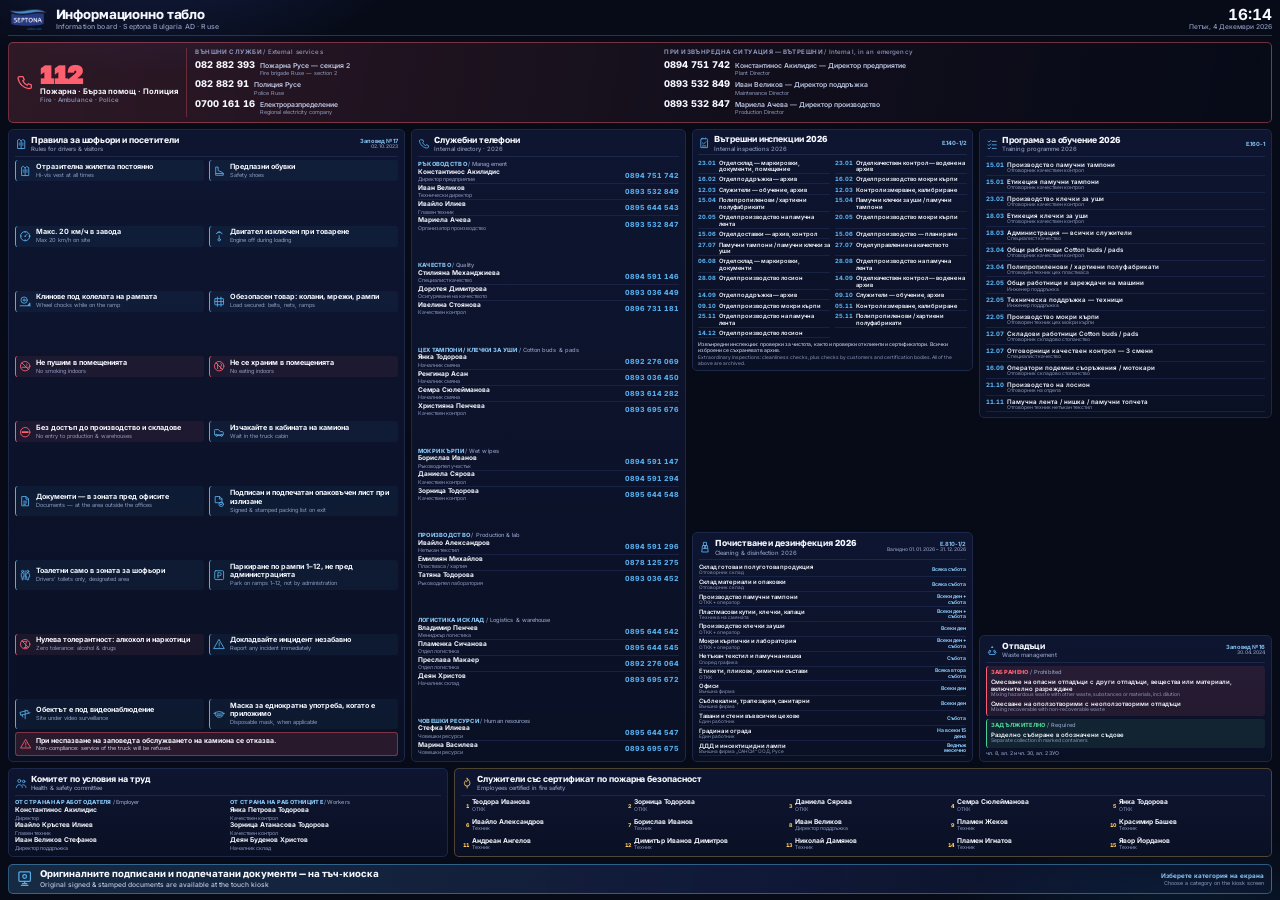
<file: web/index.html>
<!doctype html>
<html lang="bg">
<head>
  <meta charset="utf-8" />
  <!-- Must be device-width: a fixed width=3840 combined with initial-scale=1
       makes the panel render only the top-left 1920x1080 of the page. -->
  <meta name="viewport" content="width=device-width, initial-scale=1, maximum-scale=1, minimum-scale=1, user-scalable=no, viewport-fit=cover" />
  <meta http-equiv="X-UA-Compatible" content="IE=edge" />
  <title>Septona Bulgaria — Информационно табло</title>
  <!-- No `crossorigin` here on purpose: the APK loads this page from a file://
       origin, where a CORS-mode font fetch is rejected outright. Same-origin
       preload works on both file:// and https://. -->
  <link rel="preload" as="font" type="font/woff2" href="assets/fonts/golos-cyrillic.woff2" />
  <link rel="preload" as="font" type="font/woff2" href="assets/fonts/inter-cyrillic.woff2" />
  <link rel="preload" as="image" href="assets/cotton-bg-1.jpg" />
  <link rel="preload" as="image" href="assets/septona-logo.png" />
  <link rel="stylesheet" href="style.css" />
</head>
<body>

<!-- ============================================================
     ICON SPRITE
     ISO-7010-inspired pictograms. Stroke-based, inherit currentColor,
     so a single sprite serves every accent colour on the board.
     Referenced from render.js by name, e.g. icon: 'vest' -> #i-vest.
     ============================================================ -->
<svg class="sprite" aria-hidden="true" focusable="false">
  <defs>
    <!-- hi-vis vest -->
    <symbol id="i-vest" viewBox="0 0 24 24">
      <path d="M9 3l3 3 3-3 4 2.2v15.3H5V5.2z"/><path d="M12 6v15"/>
      <path d="M8 10h2M8 13.5h2M14 10h2M14 13.5h2"/>
    </symbol>
    <!-- safety boot -->
    <symbol id="i-boot" viewBox="0 0 24 24">
      <path d="M6 4h4v7l8 3.2c1.4.6 2 1.6 2 3.1V20H6z"/><path d="M6 16.5h14"/>
    </symbol>
    <!-- speed limit -->
    <symbol id="i-speed" viewBox="0 0 24 24">
      <circle cx="12" cy="12" r="9"/><path d="M12 12l4.2-4.2"/><circle cx="12" cy="12" r="1.4" fill="currentColor" stroke="none"/>
      <path d="M12 3v2M21 12h-2M12 21v-2M3 12h2"/>
    </symbol>
    <!-- engine off -->
    <symbol id="i-engine" viewBox="0 0 24 24">
      <path d="M8.5 4.5a5 5 0 017 0"/><path d="M6.2 7.2a8.5 8.5 0 0111.6 0"/>
      <path d="M12 11v5"/><circle cx="12" cy="19" r="2.4"/>
    </symbol>
    <!-- wheel chock -->
    <symbol id="i-chock" viewBox="0 0 24 24">
      <circle cx="10" cy="10" r="6.2"/><circle cx="10" cy="10" r="2"/>
      <path d="M2 21h20"/><path d="M16 21l4.5-6H22v6z" fill="currentColor" stroke="none"/>
    </symbol>
    <!-- secured load -->
    <symbol id="i-strap" viewBox="0 0 24 24">
      <rect x="3.5" y="7" width="17" height="12" rx="1"/><path d="M8.5 4v18M15.5 4v18"/>
      <path d="M3.5 12.8h17"/>
    </symbol>
    <!-- no smoking -->
    <symbol id="i-nosmoke" viewBox="0 0 24 24">
      <circle cx="12" cy="12" r="9.2"/><path d="M5.5 5.5L18.5 18.5"/>
      <path d="M6 14.2h9"/><path d="M17 14.2h1.6"/><path d="M15 11.2c1.6-.9 1.6-2.4 0-3.4"/>
    </symbol>
    <!-- no eating -->
    <symbol id="i-noeat" viewBox="0 0 24 24">
      <circle cx="12" cy="12" r="9.2"/><path d="M5.5 5.5L18.5 18.5"/>
      <path d="M9 7.2v4.2M9 11.4V17"/><path d="M15 7.2c1.4 0 2 1 2 2.4S16.4 12 15 12v5"/>
    </symbol>
    <!-- no entry -->
    <symbol id="i-noentry" viewBox="0 0 24 24">
      <circle cx="12" cy="12" r="9.2"/><path d="M6.6 12h10.8" stroke-width="3.2"/>
    </symbol>
    <!-- stay in cabin -->
    <symbol id="i-cabin" viewBox="0 0 24 24">
      <path d="M3 16.5V8.5A1.5 1.5 0 014.5 7h6.2l3.3 4h4.5A1.5 1.5 0 0120 12.5v4z"/>
      <circle cx="7.2" cy="18.4" r="1.9"/><circle cx="16.6" cy="18.4" r="1.9"/>
      <path d="M9 18.4h5.7"/>
    </symbol>
    <!-- documents -->
    <symbol id="i-doc" viewBox="0 0 24 24">
      <path d="M6 3h8l4.5 4.5V21H6z"/><path d="M13.6 3v5h4.9"/><path d="M9 12h6M9 15.4h6M9 18.2h3.6"/>
    </symbol>
    <!-- signed &amp; stamped -->
    <symbol id="i-stamp" viewBox="0 0 24 24">
      <path d="M5 3h8l4.5 4.5V15H5z"/><path d="M12.6 3v5h4.9"/>
      <circle cx="16" cy="18" r="4.4"/><path d="M14.1 18l1.5 1.6 2.5-3"/>
    </symbol>
    <!-- toilets -->
    <symbol id="i-toilet" viewBox="0 0 24 24">
      <circle cx="7" cy="4.6" r="2"/><path d="M7 7.2c-1.7 0-2.6 1-2.6 2.6V15h1.3l.5 6h1.6l.5-6h1.3V9.8C9.6 8.2 8.7 7.2 7 7.2z"/>
      <circle cx="17" cy="4.6" r="2"/><path d="M17 7.2c-1.8 0-2.7 1-3 2.6L13 15h1.9l.4 6h3.4l.4-6H21l-1-5.2c-.3-1.6-1.2-2.6-3-2.6z"/>
      <path d="M12 3.4v17.2"/>
    </symbol>
    <!-- parking -->
    <symbol id="i-parking" viewBox="0 0 24 24">
      <rect x="3.4" y="3.4" width="17.2" height="17.2" rx="2"/>
      <path d="M9.6 17V7h3.2a3.1 3.1 0 010 6.2H9.6"/>
    </symbol>
    <!-- no alcohol / drugs -->
    <symbol id="i-noalcohol" viewBox="0 0 24 24">
      <circle cx="12" cy="12" r="9.2"/><path d="M5.5 5.5L18.5 18.5"/>
      <path d="M8.6 6.6h6.8l-2.4 5v5.8"/><path d="M10 18.6h5.2"/>
    </symbol>
    <!-- report incident -->
    <symbol id="i-alert" viewBox="0 0 24 24">
      <path d="M12 3.4L22 20.6H2z"/><path d="M12 9.4v5"/>
      <circle cx="12" cy="17.6" r="1.1" fill="currentColor" stroke="none"/>
    </symbol>
    <!-- CCTV -->
    <symbol id="i-cctv" viewBox="0 0 24 24">
      <path d="M2.6 8.4l14.2-3.8 1.5 5.6L4.1 14z"/><path d="M6 13.2l1.4 4.2"/>
      <path d="M12 4.2V21"/><path d="M18.3 10.2l3.1-.8"/>
    </symbol>
    <!-- face mask -->
    <symbol id="i-mask" viewBox="0 0 24 24">
      <path d="M4.5 8.6l7.5-1.6 7.5 1.6v4.6c0 2.6-3.4 4.8-7.5 4.8s-7.5-2.2-7.5-4.8z"/>
      <path d="M4.5 10.6H1.8M22.2 10.6h-2.7"/><path d="M7.5 11.6h9M7.5 14.2h9"/>
    </symbol>
    <!-- waste / recycling -->
    <symbol id="i-waste" viewBox="0 0 24 24">
      <path d="M12 3.6l2.6 4.4h-5.2z" fill="currentColor" stroke="none"/>
      <path d="M4.6 16.4l2.6-4.5 2.2 1.3-2.6 4.5z"/><path d="M19.4 16.4l-2.6-4.5-2.2 1.3 2.6 4.5z"/>
      <path d="M7 20.4h10"/>
    </symbol>
    <!-- kiosk / touch -->
    <symbol id="i-kiosk" viewBox="0 0 24 24">
      <rect x="4" y="2.6" width="16" height="13" rx="1.4"/><path d="M9 19h6M12 15.6V19"/>
      <path d="M7.4 21.4h9.2"/>
      <circle cx="12" cy="9" r="2.6"/>
    </symbol>
    <!-- phone -->
    <symbol id="i-phone" viewBox="0 0 24 24">
      <path d="M6.4 3.6h3l1.6 4-2 1.4a12 12 0 006 6l1.4-2 4 1.6v3c0 1-.8 1.8-1.8 1.7C11.3 20.5 3.5 12.7 2.7 5.4A1.7 1.7 0 014.4 3.6z"/>
    </symbol>
    <!-- checklist / programme -->
    <symbol id="i-list" viewBox="0 0 24 24">
      <path d="M4 6.2l1.8 1.8L9 4.8"/><path d="M4 13l1.8 1.8L9 11.6"/><path d="M4 19.8l1.8 1.8L9 18.4"/>
      <path d="M12 6.6h8M12 13.4h8M12 20.2h8"/>
    </symbol>
    <!-- committee / people -->
    <symbol id="i-people" viewBox="0 0 24 24">
      <circle cx="8.4" cy="7.6" r="3"/><path d="M2.6 20.4c0-3.2 2.6-5.4 5.8-5.4s5.8 2.2 5.8 5.4"/>
      <circle cx="17" cy="8.6" r="2.4"/><path d="M14.6 15.4c2.8-.6 6.8.6 6.8 5"/>
    </symbol>
    <!-- fire -->
    <symbol id="i-fire" viewBox="0 0 24 24">
      <path d="M12 2.6s5.4 4.6 5.4 9.8a5.4 5.4 0 01-10.8 0C6.6 9.6 9 7 9 7s.6 2.2 2 2.2c1.6 0 1.6-4.4 1-6.6z"/>
      <path d="M12 21.4v-4"/>
    </symbol>
    <!-- cleaning -->
    <symbol id="i-clean" viewBox="0 0 24 24">
      <path d="M9.4 2.6h5.2v6.2H9.4z"/><path d="M7.6 8.8h8.8l1.5 12.6H6.1z"/>
      <path d="M8.2 14.4h7.6"/><path d="M11 8.8v5.6M13 8.8v5.6"/>
    </symbol>
    <!-- inspection / check -->
    <symbol id="i-check" viewBox="0 0 24 24">
      <path d="M7 3.4h10a1.6 1.6 0 011.6 1.6v15.6H5.4V5A1.6 1.6 0 017 3.4z"/>
      <path d="M8.6 11.6l2.2 2.2 4.6-4.6"/><path d="M8.6 17.4h6.8"/>
      <path d="M9.4 3.4V2M14.6 3.4V2"/>
    </symbol>
    <!-- calendar -->
    <symbol id="i-calendar" viewBox="0 0 24 24">
      <rect x="3.6" y="5" width="16.8" height="15.4" rx="1.6"/>
      <path d="M3.6 9.6h16.8"/><path d="M8 5V2.8M16 5V2.8"/>
      <path d="M7.6 13.4h2.4M13.9 13.4h2.4M7.6 17h2.4M13.9 17h2.4"/>
    </symbol>
  </defs>
</svg>
  <!-- ============ DOCS VIEW ============
       Intentionally empty. render.js builds this from the data in content.js,
       so all edits happen in one plain-text file and cannot produce malformed
       markup. -->
  <section class="view view-docs is-active" id="docsView" aria-label="Информационно табло"></section>

<!-- ============ SPLASH VIEW (burn-in relief) ============ -->
  <section class="view view-splash" id="splashView" aria-hidden="true">
    <div class="stage">
      <div class="bg-slide bg-slide-1 is-active" id="bgSlide1"></div>
      <div class="bg-slide bg-slide-2"          id="bgSlide2"></div>
      <div class="bg-vignette"></div>

      <div class="particles" id="particles"></div>

      <div class="live-clock">
        <div class="clock-time" id="clockTime">00:00:00</div>
        <div class="clock-date" id="clockDate"></div>
      </div>

      <div class="logo-center">
        <img class="logo-img" src="assets/septona-logo.png" alt="Septona Bulgaria" />
      </div>
    </div>
  </section>

  <!-- content.js  = the ONLY file to edit for content changes
       render.js   = turns that data into the board
       app.js      = view cycling, clock, splash animation, burn-in drift -->
  <script src="content.js"></script>
  <script src="render.js"></script>
  <script src="app.js"></script>
</body>
</html>
</file>
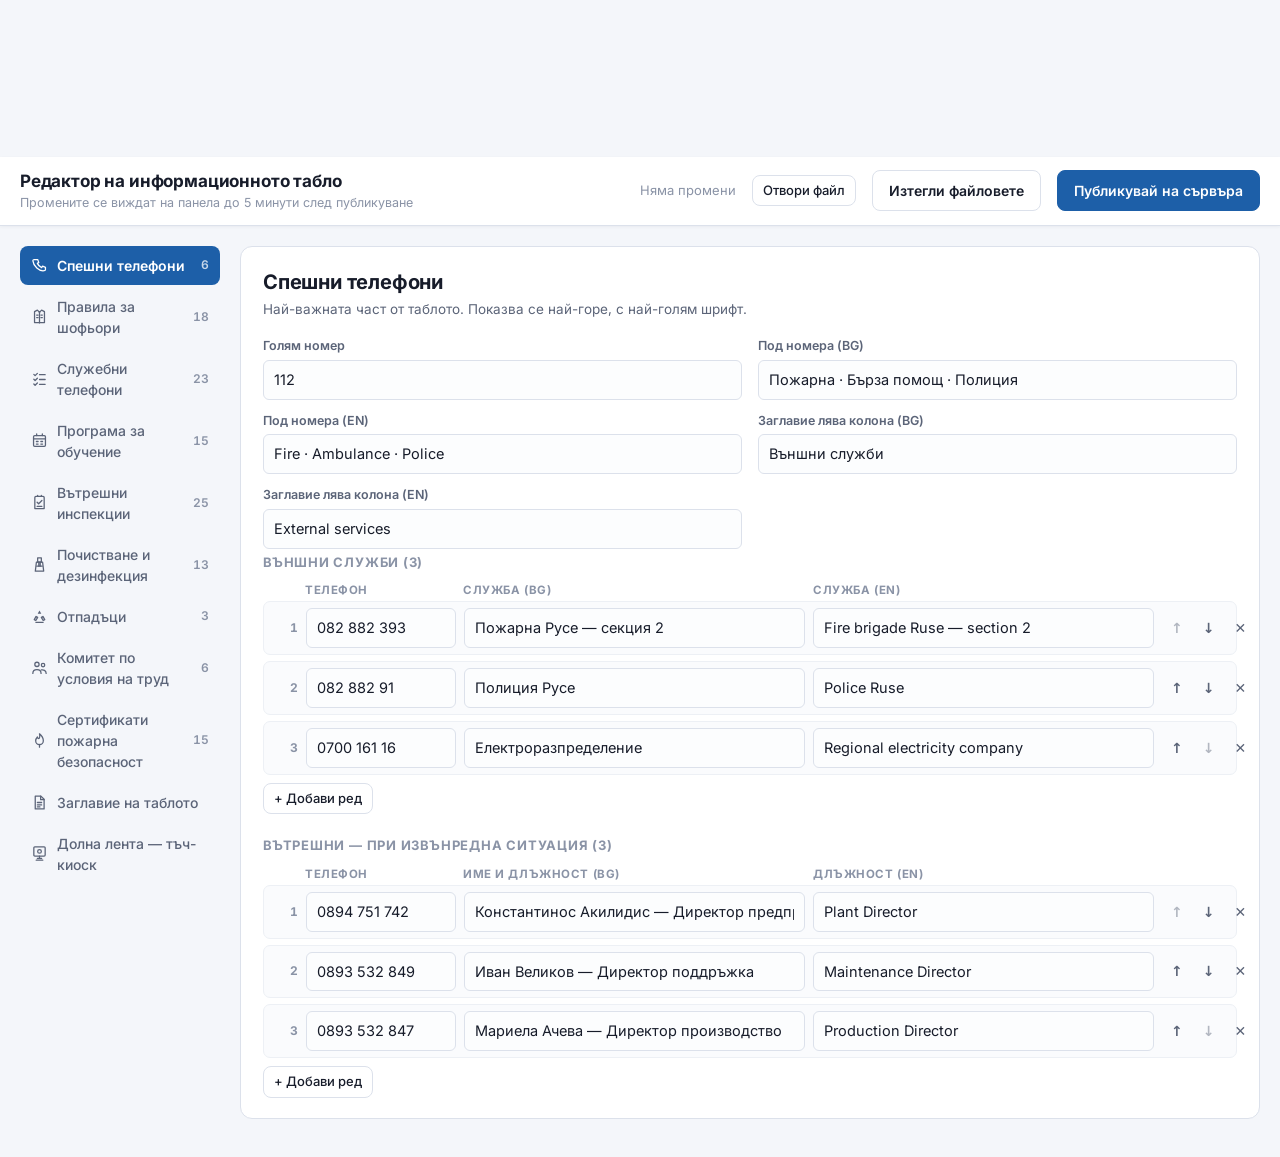
<file: web/editor.html>
<!doctype html>
<html lang="bg">
<head>
<meta charset="utf-8" />
<meta name="viewport" content="width=device-width, initial-scale=1" />
<title>Редактор на таблото — Septona</title>
<link rel="stylesheet" href="editor.css" />
</head>
<body>

<!-- The board's own pictogram sprite, so the icon picker and the section nav
     show the real symbols rather than a text list of names. -->
<svg class="sprite" aria-hidden="true" focusable="false">
  <defs>
    <!-- hi-vis vest -->
    <symbol id="i-vest" viewBox="0 0 24 24">
      <path d="M9 3l3 3 3-3 4 2.2v15.3H5V5.2z"/><path d="M12 6v15"/>
      <path d="M8 10h2M8 13.5h2M14 10h2M14 13.5h2"/>
    </symbol>
    <!-- safety boot -->
    <symbol id="i-boot" viewBox="0 0 24 24">
      <path d="M6 4h4v7l8 3.2c1.4.6 2 1.6 2 3.1V20H6z"/><path d="M6 16.5h14"/>
    </symbol>
    <!-- speed limit -->
    <symbol id="i-speed" viewBox="0 0 24 24">
      <circle cx="12" cy="12" r="9"/><path d="M12 12l4.2-4.2"/><circle cx="12" cy="12" r="1.4" fill="currentColor" stroke="none"/>
      <path d="M12 3v2M21 12h-2M12 21v-2M3 12h2"/>
    </symbol>
    <!-- engine off -->
    <symbol id="i-engine" viewBox="0 0 24 24">
      <path d="M8.5 4.5a5 5 0 017 0"/><path d="M6.2 7.2a8.5 8.5 0 0111.6 0"/>
      <path d="M12 11v5"/><circle cx="12" cy="19" r="2.4"/>
    </symbol>
    <!-- wheel chock -->
    <symbol id="i-chock" viewBox="0 0 24 24">
      <circle cx="10" cy="10" r="6.2"/><circle cx="10" cy="10" r="2"/>
      <path d="M2 21h20"/><path d="M16 21l4.5-6H22v6z" fill="currentColor" stroke="none"/>
    </symbol>
    <!-- secured load -->
    <symbol id="i-strap" viewBox="0 0 24 24">
      <rect x="3.5" y="7" width="17" height="12" rx="1"/><path d="M8.5 4v18M15.5 4v18"/>
      <path d="M3.5 12.8h17"/>
    </symbol>
    <!-- no smoking -->
    <symbol id="i-nosmoke" viewBox="0 0 24 24">
      <circle cx="12" cy="12" r="9.2"/><path d="M5.5 5.5L18.5 18.5"/>
      <path d="M6 14.2h9"/><path d="M17 14.2h1.6"/><path d="M15 11.2c1.6-.9 1.6-2.4 0-3.4"/>
    </symbol>
    <!-- no eating -->
    <symbol id="i-noeat" viewBox="0 0 24 24">
      <circle cx="12" cy="12" r="9.2"/><path d="M5.5 5.5L18.5 18.5"/>
      <path d="M9 7.2v4.2M9 11.4V17"/><path d="M15 7.2c1.4 0 2 1 2 2.4S16.4 12 15 12v5"/>
    </symbol>
    <!-- no entry -->
    <symbol id="i-noentry" viewBox="0 0 24 24">
      <circle cx="12" cy="12" r="9.2"/><path d="M6.6 12h10.8" stroke-width="3.2"/>
    </symbol>
    <!-- stay in cabin -->
    <symbol id="i-cabin" viewBox="0 0 24 24">
      <path d="M3 16.5V8.5A1.5 1.5 0 014.5 7h6.2l3.3 4h4.5A1.5 1.5 0 0120 12.5v4z"/>
      <circle cx="7.2" cy="18.4" r="1.9"/><circle cx="16.6" cy="18.4" r="1.9"/>
      <path d="M9 18.4h5.7"/>
    </symbol>
    <!-- documents -->
    <symbol id="i-doc" viewBox="0 0 24 24">
      <path d="M6 3h8l4.5 4.5V21H6z"/><path d="M13.6 3v5h4.9"/><path d="M9 12h6M9 15.4h6M9 18.2h3.6"/>
    </symbol>
    <!-- signed &amp; stamped -->
    <symbol id="i-stamp" viewBox="0 0 24 24">
      <path d="M5 3h8l4.5 4.5V15H5z"/><path d="M12.6 3v5h4.9"/>
      <circle cx="16" cy="18" r="4.4"/><path d="M14.1 18l1.5 1.6 2.5-3"/>
    </symbol>
    <!-- toilets -->
    <symbol id="i-toilet" viewBox="0 0 24 24">
      <circle cx="7" cy="4.6" r="2"/><path d="M7 7.2c-1.7 0-2.6 1-2.6 2.6V15h1.3l.5 6h1.6l.5-6h1.3V9.8C9.6 8.2 8.7 7.2 7 7.2z"/>
      <circle cx="17" cy="4.6" r="2"/><path d="M17 7.2c-1.8 0-2.7 1-3 2.6L13 15h1.9l.4 6h3.4l.4-6H21l-1-5.2c-.3-1.6-1.2-2.6-3-2.6z"/>
      <path d="M12 3.4v17.2"/>
    </symbol>
    <!-- parking -->
    <symbol id="i-parking" viewBox="0 0 24 24">
      <rect x="3.4" y="3.4" width="17.2" height="17.2" rx="2"/>
      <path d="M9.6 17V7h3.2a3.1 3.1 0 010 6.2H9.6"/>
    </symbol>
    <!-- no alcohol / drugs -->
    <symbol id="i-noalcohol" viewBox="0 0 24 24">
      <circle cx="12" cy="12" r="9.2"/><path d="M5.5 5.5L18.5 18.5"/>
      <path d="M8.6 6.6h6.8l-2.4 5v5.8"/><path d="M10 18.6h5.2"/>
    </symbol>
    <!-- report incident -->
    <symbol id="i-alert" viewBox="0 0 24 24">
      <path d="M12 3.4L22 20.6H2z"/><path d="M12 9.4v5"/>
      <circle cx="12" cy="17.6" r="1.1" fill="currentColor" stroke="none"/>
    </symbol>
    <!-- CCTV -->
    <symbol id="i-cctv" viewBox="0 0 24 24">
      <path d="M2.6 8.4l14.2-3.8 1.5 5.6L4.1 14z"/><path d="M6 13.2l1.4 4.2"/>
      <path d="M12 4.2V21"/><path d="M18.3 10.2l3.1-.8"/>
    </symbol>
    <!-- face mask -->
    <symbol id="i-mask" viewBox="0 0 24 24">
      <path d="M4.5 8.6l7.5-1.6 7.5 1.6v4.6c0 2.6-3.4 4.8-7.5 4.8s-7.5-2.2-7.5-4.8z"/>
      <path d="M4.5 10.6H1.8M22.2 10.6h-2.7"/><path d="M7.5 11.6h9M7.5 14.2h9"/>
    </symbol>
    <!-- waste / recycling -->
    <symbol id="i-waste" viewBox="0 0 24 24">
      <path d="M12 3.6l2.6 4.4h-5.2z" fill="currentColor" stroke="none"/>
      <path d="M4.6 16.4l2.6-4.5 2.2 1.3-2.6 4.5z"/><path d="M19.4 16.4l-2.6-4.5-2.2 1.3 2.6 4.5z"/>
      <path d="M7 20.4h10"/>
    </symbol>
    <!-- kiosk / touch -->
    <symbol id="i-kiosk" viewBox="0 0 24 24">
      <rect x="4" y="2.6" width="16" height="13" rx="1.4"/><path d="M9 19h6M12 15.6V19"/>
      <path d="M7.4 21.4h9.2"/>
      <circle cx="12" cy="9" r="2.6"/>
    </symbol>
    <!-- phone -->
    <symbol id="i-phone" viewBox="0 0 24 24">
      <path d="M6.4 3.6h3l1.6 4-2 1.4a12 12 0 006 6l1.4-2 4 1.6v3c0 1-.8 1.8-1.8 1.7C11.3 20.5 3.5 12.7 2.7 5.4A1.7 1.7 0 014.4 3.6z"/>
    </symbol>
    <!-- checklist / programme -->
    <symbol id="i-list" viewBox="0 0 24 24">
      <path d="M4 6.2l1.8 1.8L9 4.8"/><path d="M4 13l1.8 1.8L9 11.6"/><path d="M4 19.8l1.8 1.8L9 18.4"/>
      <path d="M12 6.6h8M12 13.4h8M12 20.2h8"/>
    </symbol>
    <!-- committee / people -->
    <symbol id="i-people" viewBox="0 0 24 24">
      <circle cx="8.4" cy="7.6" r="3"/><path d="M2.6 20.4c0-3.2 2.6-5.4 5.8-5.4s5.8 2.2 5.8 5.4"/>
      <circle cx="17" cy="8.6" r="2.4"/><path d="M14.6 15.4c2.8-.6 6.8.6 6.8 5"/>
    </symbol>
    <!-- fire -->
    <symbol id="i-fire" viewBox="0 0 24 24">
      <path d="M12 2.6s5.4 4.6 5.4 9.8a5.4 5.4 0 01-10.8 0C6.6 9.6 9 7 9 7s.6 2.2 2 2.2c1.6 0 1.6-4.4 1-6.6z"/>
      <path d="M12 21.4v-4"/>
    </symbol>
    <!-- cleaning -->
    <symbol id="i-clean" viewBox="0 0 24 24">
      <path d="M9.4 2.6h5.2v6.2H9.4z"/><path d="M7.6 8.8h8.8l1.5 12.6H6.1z"/>
      <path d="M8.2 14.4h7.6"/><path d="M11 8.8v5.6M13 8.8v5.6"/>
    </symbol>
    <!-- inspection / check -->
    <symbol id="i-check" viewBox="0 0 24 24">
      <path d="M7 3.4h10a1.6 1.6 0 011.6 1.6v15.6H5.4V5A1.6 1.6 0 017 3.4z"/>
      <path d="M8.6 11.6l2.2 2.2 4.6-4.6"/><path d="M8.6 17.4h6.8"/>
      <path d="M9.4 3.4V2M14.6 3.4V2"/>
    </symbol>
    <!-- calendar -->
    <symbol id="i-calendar" viewBox="0 0 24 24">
      <rect x="3.6" y="5" width="16.8" height="15.4" rx="1.6"/>
      <path d="M3.6 9.6h16.8"/><path d="M8 5V2.8M16 5V2.8"/>
      <path d="M7.6 13.4h2.4M13.9 13.4h2.4M7.6 17h2.4M13.9 17h2.4"/>
    </symbol>
  </defs>
</svg>

<header class="top">
  <h1>Редактор на информационното табло
    <small>Промените се виждат на панела до 5 минути след публикуване</small></h1>
  <div class="top-sp"></div>
  <span class="status" id="status">…</span>
  <label class="btn btn-sm" title="Зареди друг content.js от диска">
    Отвори файл
    <input type="file" id="fileOpen" accept=".js" style="display:none" />
  </label>
  <button class="btn" id="btnDownload">Изтегли файловете</button>
  <button class="btn btn-primary" id="btnPublishOpen">Публикувай на сървъра</button>
</header>

<div class="wrap">

  <nav class="nav" id="nav"></nav>

  <main id="form"></main>

  <aside class="side-preview">
    <div class="pv-box">
      <div class="pv-hd">
        <span>Как ще изглежда панелът</span>
      </div>
      <div class="pv-frame">
        <!-- The real board page at true 3840x2160, scaled down. Not a mock-up:
             what fits here is exactly what fits on the panel. -->
        <!-- src is set by editor.js: index.html here, 1.html on the server -->
        <iframe id="pvFrame" title="Преглед"></iframe>
      </div>
      <p class="pv-note">Прегледът е смален, затова тук текстът изглежда по-дребен,
        отколкото на 65-инчовия екран.</p>
      <div class="alert" id="fitReport"></div>
      <p class="pv-note" id="manState" style="margin-top:10px"></p>
      <label class="btn btn-sm" id="manPick" style="display:none">
        Изберете manifest.json
        <input type="file" id="fileManifest" accept=".json" style="display:none" />
      </label>
    </div>
  </aside>

</div>

<!-- ============ Download dialog ============ -->
<dialog id="dlgDownload">
  <div class="dlg">
    <h2>Качване на промените</h2>
    <p>Изтеглете двата файла и ги качете в папка <code>/ii/</code> на сървъра.</p>
    <div id="dlFiles"></div>
    <div class="alert alert-warn" id="dlWarn" style="display:none">
      manifest.json не е зареден, затова не може да бъде обновен автоматично.
      Изтеглете content.js и регенерирайте манифеста с
      <code>python3 tools/build-manifest.py</code>.
    </div>
    <ol style="margin-top:16px">
      <li>Качете <code>content.js</code> първо.</li>
      <li>Качете <code>manifest.json</code> последно — той е сигналът за панела,
          че има нова версия.</li>
      <li>До 5 минути панелът сам изтегля промяната и се презарежда.</li>
    </ol>
    <div class="dlg-acts">
      <button class="btn" data-close>Затвори</button>
      <button class="btn btn-primary" id="btnDownloadBoth">Изтегли двата файла</button>
    </div>
  </div>
</dialog>

<!-- ============ Publish dialog ============ -->
<dialog id="dlgPublish">
  <div class="dlg">
    <h2>Публикувай директно на сървъра</h2>
    <p>Записва <code>content.js</code> и <code>manifest.json</code> в <code>/ii/</code>
       без FTP. Работи само ако <code>save.php</code> е качен на сървъра.</p>
    <div class="field">
      <label for="pubPass">Парола за публикуване</label>
      <input type="password" id="pubPass" autocomplete="current-password" />
    </div>
    <div class="alert" id="pubResult" style="margin-top:12px"></div>
    <div class="dlg-acts">
      <button class="btn" data-close>Затвори</button>
      <button class="btn btn-primary" id="btnPublish">Публикувай</button>
    </div>
  </div>
</dialog>

<script src="content.js"></script>
<script src="editor-schema.js"></script>
<script src="editor.js"></script>
</body>
</html>
</file>
<file: web/style.css>
/* ============================================================
   iiyama-docs-wall — Septona information board
   Target panel: iiyama LH6560UHS-B2AG, 65" 3840x2160 landscape, no touch.

   SCALING MODEL
   -------------
   The whole board is authored against a 3840px-wide canvas, but nothing is
   sized in absolute px. `html { font-size }` is derived from the viewport
   width so that 1rem === 10px when the viewport is 3840 CSS px wide.
   Every dimension below is in rem, so the layout reflows *proportionally*
   to whatever the panel actually reports (1920@2x, 3840@1x, 1280@3x ...).

   This is deliberately NOT a `transform: scale()` approach: a scaled layer
   is rasterised once and then stretched by the compositor, which is exactly
   the softness we are trying to eliminate. Reflowing instead means glyphs are
   always rasterised at their true final size, so text lands on the panel's
   real pixel grid and stays sharp.

   TEXT SHARPNESS — things that must NOT come back
   ----------------------------------------------
   1. No `transform` on any element that contains text. A transform promotes
      the element to its own composited layer, and a fractional translate then
      resamples that layer — every glyph in it goes soft. The burn-in drift is
      therefore applied as whole-pixel `padding` from app.js, which reflows
      instead of resampling.
   2. No `-webkit-font-smoothing: antialiased`. That forces grayscale
      antialiasing and visibly thins and softens text. Let the platform use
      its normal (subpixel-capable) rasteriser.
   3. No `text-rendering: optimizeLegibility`, which changes metrics for no
      benefit here.
   4. No `opacity` below 1 and no `filter` on text containers, for the same
      layer-promotion reason as (1).
   ============================================================ */

/* ---------- Fonts (bundled, offline) ----------
   Golos Text: Cyrillic-native display face (Paratype) — correct Bulgarian
   letterforms. Inter: body/data, excellent at small optical sizes.        */
@font-face {
  font-family: 'Golos';
  src: url('assets/fonts/golos-cyrillic.woff2') format('woff2');
  font-weight: 400 900; font-style: normal; font-display: block;
  unicode-range: U+0301, U+0400-045F, U+0490-0491, U+04B0-04B1, U+2116;
}
@font-face {
  font-family: 'Golos';
  src: url('assets/fonts/golos-cyrillic-ext.woff2') format('woff2');
  font-weight: 400 900; font-style: normal; font-display: block;
  unicode-range: U+0460-052F, U+1C80-1C8A, U+20B4, U+2DE0-2DFF, U+A640-A69F, U+FE2E-FE2F;
}
@font-face {
  font-family: 'Golos';
  src: url('assets/fonts/golos-latin.woff2') format('woff2');
  font-weight: 400 900; font-style: normal; font-display: block;
  unicode-range: U+0000-00FF, U+0131, U+0152-0153, U+02BB-02BC, U+02C6, U+02DA, U+02DC, U+0304, U+0308, U+0329, U+2000-206F, U+20AC, U+2122, U+2191, U+2193, U+2212, U+2215, U+FEFF, U+FFFD;
}
@font-face {
  font-family: 'Golos';
  src: url('assets/fonts/golos-latin-ext.woff2') format('woff2');
  font-weight: 400 900; font-style: normal; font-display: block;
  unicode-range: U+0100-02BA, U+02BD-02C5, U+02C7-02CC, U+02CE-02D7, U+02DD-02FF, U+0304, U+0308, U+0329, U+1D00-1DBF, U+1E00-1E9F, U+1EF2-1EFF, U+2020, U+20A0-20AB, U+20AD-20C0, U+2113, U+2C60-2C7F, U+A720-A7FF;
}
@font-face {
  font-family: 'InterB';
  src: url('assets/fonts/inter-cyrillic.woff2') format('woff2');
  font-weight: 400 800; font-style: normal; font-display: block;
  unicode-range: U+0301, U+0400-045F, U+0490-0491, U+04B0-04B1, U+2116;
}
@font-face {
  font-family: 'InterB';
  src: url('assets/fonts/inter-cyrillic-ext.woff2') format('woff2');
  font-weight: 400 800; font-style: normal; font-display: block;
  unicode-range: U+0460-052F, U+1C80-1C8A, U+20B4, U+2DE0-2DFF, U+A640-A69F, U+FE2E-FE2F;
}
@font-face {
  font-family: 'InterB';
  src: url('assets/fonts/inter-latin.woff2') format('woff2');
  font-weight: 400 800; font-style: normal; font-display: block;
  unicode-range: U+0000-00FF, U+0131, U+0152-0153, U+02BB-02BC, U+02C6, U+02DA, U+02DC, U+0304, U+0308, U+0329, U+2000-206F, U+20AC, U+2122, U+2191, U+2193, U+2212, U+2215, U+FEFF, U+FFFD;
}
@font-face {
  font-family: 'InterB';
  src: url('assets/fonts/inter-latin-ext.woff2') format('woff2');
  font-weight: 400 800; font-style: normal; font-display: block;
  unicode-range: U+0100-02BA, U+02BD-02C5, U+02C7-02CC, U+02CE-02D7, U+02DD-02FF, U+0304, U+0308, U+0329, U+1D00-1DBF, U+1E00-1E9F, U+1EF2-1EFF, U+2020, U+20A0-20AB, U+20AD-20C0, U+2113, U+2C60-2C7F, U+A720-A7FF;
}

/* ---------- Palette ----------
   Derived from the Septona logo: navy #263982, cyan #107cc0, sky #4d92ce.
   Dark ground is deliberate on a signage panel: less emitted light in a lit
   hall, lower burn-in energy, higher perceived contrast for text. */
:root {
  --navy-900: #070B18;
  --navy-850: #0A1024;
  --navy-800: #0E1530;
  --line:     #26325F;
  --line-soft:#1C2749;

  --ink:      #F4F7FE;
  --ink-dim:  #BDC7E4;
  --ink-mute: #8B98BD;

  --brand:    #55ACEA;
  --sky:      #85C4F2;

  --danger:   #FF6070;
  --ok:       #4CD093;
  --warn:     #FFC65C;

  --radius:   1.5rem;
  --gap:      1.9rem;
}

/* ---------- Reset & scaling root ---------- */
*, *::before, *::after { box-sizing: border-box; }

html {
  /* 1rem = 10px at a 3840px-wide viewport. app.js overrides this with a
     clientWidth-based value, which excludes scrollbars and is exact. */
  font-size: calc(100vw / 384);
  -webkit-text-size-adjust: 100%;
  text-size-adjust: 100%;
}

html, body {
  position: fixed;
  inset: 0;
  margin: 0;
  padding: 0;
  overflow: hidden;
  background: var(--navy-900);
  color: var(--ink);
  font-family: 'InterB', 'Golos', system-ui, sans-serif;
  font-feature-settings: 'locl' 1, 'kern' 1, 'liga' 1;
  overscroll-behavior: none;
  -webkit-user-select: none; user-select: none;
  cursor: none;
}

.sprite { position: absolute; width: 0; height: 0; overflow: hidden; }

svg[class] {
  fill: none;
  stroke: currentColor;
  stroke-width: 1.7;
  stroke-linecap: round;
  stroke-linejoin: round;
}

/* ---------- View switching ----------
   `visibility` + `display` rather than opacity on the docs view: an animating
   opacity layer resamples its text. The docs view crossfades via the splash
   sitting on top of it instead. */
.view { position: absolute; inset: 0; }
.view-docs   { visibility: hidden; }
.view-docs.is-active { visibility: visible; }
.view-splash { opacity: 0; visibility: hidden; transition: opacity 900ms ease; z-index: 2; }
.view-splash.is-active { opacity: 1; visibility: visible; }

/* ============================================================
   DOCS VIEW — the board
   ============================================================ */
.view-docs { background: var(--navy-900); }

.board {
  position: absolute; inset: 0;
  display: grid;
  grid-template-rows: auto auto minmax(0, 1fr) auto auto;
  gap: var(--gap);
  /* app.js nudges these by whole pixels for burn-in relief. */
  padding: 2rem 2.4rem 1.8rem;
  background:
    radial-gradient(120rem 70rem at 12% -10%, rgba(38,57,130,.5), transparent 70%),
    radial-gradient(110rem 60rem at 92% 108%, rgba(16,124,192,.2), transparent 72%),
    var(--navy-900);
}

/* ---------- Header ---------- */
.hdr {
  display: grid; grid-template-columns: auto 1fr auto;
  align-items: center; gap: 2.2rem;
  padding-bottom: 1.1rem;
  border-bottom: 0.2rem solid var(--line);
}
.hdr-logo { height: 6.4rem; width: auto; display: block; }
.hdr-title h1 {
  margin: 0;
  font-family: 'Golos', 'InterB', sans-serif;
  font-weight: 700; font-size: 4rem; line-height: 1.05;
  letter-spacing: -0.01em; color: var(--ink);
}
.hdr-title p {
  margin: .35rem 0 0;
  font-size: 2.1rem; font-weight: 500; color: var(--ink-mute); letter-spacing: .02em;
}
.hdr-meta { text-align: right; }
.hdr-clock {
  font-size: 4.6rem; font-weight: 700; line-height: 1;
  font-variant-numeric: tabular-nums lining-nums; color: var(--ink);
}
.hdr-date { margin-top: .4rem; font-size: 2rem; font-weight: 500; color: var(--ink-mute); }

/* ---------- Emergency strip ---------- */
.emg {
  display: grid; grid-template-columns: auto 1fr;
  gap: 2.4rem; align-items: stretch;
  padding: 1.5rem 2.2rem;
  border-radius: var(--radius);
  background: linear-gradient(100deg, rgba(255,96,112,.16), rgba(255,96,112,.05) 55%, transparent);
  border: 0.2rem solid rgba(255,96,112,.42);
}
.emg-112 {
  display: flex; align-items: center; gap: 1.8rem;
  padding-right: 2.4rem; border-right: 0.2rem solid rgba(255,96,112,.3);
}
.emg-112-ico { width: 5.4rem; height: 5.4rem; color: var(--danger); stroke-width: 1.6; flex: none; }
.emg-112-num {
  font-family: 'Golos', sans-serif;
  font-size: 8rem; font-weight: 900; line-height: .92;
  color: var(--danger); letter-spacing: -0.02em; font-variant-numeric: lining-nums;
}
.emg-112-lbl    { font-size: 2.3rem; font-weight: 700; color: var(--ink); margin-top: .3rem; }
.emg-112-lbl-en { font-size: 1.85rem; font-weight: 500; color: var(--ink-mute); }

.emg-grid { display: grid; grid-template-columns: 1fr 1.3fr; gap: 2.4rem; }
.emg-col-hd {
  font-size: 1.85rem; font-weight: 700; letter-spacing: .07em; text-transform: uppercase;
  color: var(--ink-mute); margin-bottom: .7rem;
}
.emg-col-hd span { font-weight: 500; text-transform: none; letter-spacing: .02em; }
.emg-row {
  display: grid; grid-template-columns: auto 1fr; gap: 1.4rem;
  align-items: baseline; padding: .3rem 0;
}
.emg-num {
  font-size: 2.8rem; font-weight: 800; color: var(--ink);
  font-variant-numeric: tabular-nums lining-nums; white-space: nowrap;
}
.emg-who { font-size: 2.05rem; font-weight: 600; color: var(--ink-dim); line-height: 1.2; }
.emg-who em { display: block; font-style: normal; font-size: 1.65rem; font-weight: 400; color: var(--ink-mute); }

/* ---------- Main band: 4 columns ----------
   1 rules · 2 directory · 3 training + cleaning · 4 inspections + waste  */
.band {
  display: grid;
  grid-template-columns: 1.30fr 0.90fr 0.92fr 0.96fr;
  gap: var(--gap);
  min-height: 0;
}
/* space-between, not start: the two cards in a stack then sit flush with the
   top and bottom of the band, so all four columns share the same baseline and
   any slack shows as one clean gutter instead of a ragged bottom edge. */
.stack { display: grid; grid-auto-rows: min-content; gap: var(--gap);
         min-height: 0; align-content: space-between; }

.card {
  display: flex; flex-direction: column; min-height: 0;
  padding: 1.5rem 1.7rem;
  border-radius: var(--radius);
  background: linear-gradient(180deg, var(--navy-800), var(--navy-850));
  border: 0.2rem solid var(--line-soft);
}
.card-hd {
  display: grid; grid-template-columns: auto 1fr auto;
  align-items: center; gap: 1.2rem;
  padding-bottom: .95rem; margin-bottom: 1.1rem;
  border-bottom: 0.2rem solid var(--line-soft);
}
.card-ico { width: 3.7rem; height: 3.7rem; color: var(--brand); flex: none; }
.card-hd-txt h2 {
  margin: 0; font-family: 'Golos', sans-serif;
  font-size: 2.62rem; font-weight: 700; line-height: 1.1; color: var(--ink);
  letter-spacing: -0.005em;
}
.card-hd-txt p { margin: .18rem 0 0; font-size: 1.78rem; font-weight: 500; color: var(--ink-mute); }
.doc-ref {
  text-align: right; font-size: 1.72rem; font-weight: 700; color: var(--sky);
  line-height: 1.15; white-space: nowrap;
}
.doc-ref em { display: block; font-style: normal; font-size: 1.5rem; font-weight: 500; color: var(--ink-mute); }
.card-note {
  margin: .8rem 0 0; font-size: 1.52rem; font-weight: 500; color: var(--ink-dim); line-height: 1.24;
}
.card-note em {
  display: block; font-style: normal; font-weight: 400; font-size: 1.46rem;
  color: var(--ink-mute); margin-top: .15rem;
}

/* ---------- Rules (Order No.17) — the one zone that stays large ---------- */
.rules {
  list-style: none; margin: 0; padding: 0;
  display: grid; grid-template-columns: 1fr 1fr;
  gap: .85rem 1.5rem;
  flex: 1 1 auto; min-height: 0; align-content: space-between;
}
.rules li {
  display: grid; grid-template-columns: auto 1fr; grid-template-rows: auto auto;
  column-gap: 1.3rem; align-items: center;
  padding: .8rem 1.05rem; border-radius: 1rem;
  background: rgba(85,172,234,.055);
  border-left: .36rem solid var(--brand);
}
.r-ico { grid-row: 1 / span 2; width: 3.7rem; height: 3.7rem; color: var(--brand); stroke-width: 1.75; flex: none; }
.rules li.is-danger { background: rgba(255,96,112,.07); border-left-color: var(--danger); }
.rules li.is-danger .r-ico { color: var(--danger); }
.r-bg { font-size: 2.16rem; font-weight: 700; line-height: 1.18; color: var(--ink); align-self: end; }
.r-en { font-size: 1.7rem; font-weight: 400; line-height: 1.2; color: var(--ink-mute); align-self: start; margin-top: .15rem; }
.rules-warn {
  display: grid; grid-template-columns: auto 1fr; gap: 1.2rem; align-items: center;
  margin: 1.1rem 0 0; padding: 1rem 1.3rem; border-radius: 1rem;
  background: rgba(255,96,112,.13); border: .18rem solid rgba(255,96,112,.4);
}
.warn-ico { width: 3.5rem; height: 3.5rem; color: var(--danger); flex: none; }
.rules-warn span { font-size: 2.08rem; font-weight: 700; color: var(--ink); line-height: 1.2; }
.rules-warn em { display: block; font-style: normal; font-size: 1.65rem; font-weight: 400; color: var(--ink-dim); }

/* ---------- Directory ---------- */
.dir { flex: 1 1 auto; min-height: 0; display: grid; align-content: space-between; gap: .45rem; }
.dir-grp h3 {
  margin: 0 0 .22rem;
  font-size: 1.72rem; font-weight: 800; letter-spacing: .05em; text-transform: uppercase; color: var(--sky);
}
.dir-grp h3 span { font-weight: 500; text-transform: none; letter-spacing: .01em; color: var(--ink-mute); }
.dir-row {
  display: grid; grid-template-columns: 1fr auto;
  grid-template-areas: 'name tel' 'role tel';
  column-gap: 1.2rem; align-items: center;
  padding: .26rem 0; border-bottom: .12rem solid rgba(38,50,95,.5);
}
.dir-grp .dir-row:last-child { border-bottom: 0; }
.dir-row b { grid-area: name; font-size: 1.96rem; font-weight: 700; color: var(--ink); line-height: 1.14; }
.dir-row i { grid-area: role; font-style: normal; font-size: 1.58rem; font-weight: 400; color: var(--ink-mute); line-height: 1.14; }
.dir-row span {
  grid-area: tel; font-size: 2.1rem; font-weight: 800; color: var(--brand);
  font-variant-numeric: tabular-nums lining-nums; white-space: nowrap;
}

/* ---------- Date-led lists: training + inspections ---------- */
.dlist { flex: 1 1 auto; min-height: 0; display: grid; align-content: space-between; gap: .3rem; }
.dlist.is-2col { grid-template-columns: 1fr 1fr; column-gap: 1.4rem; align-content: start; }
.dl-row {
  display: grid; grid-template-columns: auto 1fr; gap: 1rem; align-items: baseline;
  padding: .3rem 0; border-bottom: .12rem solid rgba(38,50,95,.5);
}
.dl-date {
  font-size: 1.82rem; font-weight: 800; color: var(--brand);
  font-variant-numeric: tabular-nums lining-nums; white-space: nowrap;
}
.dl-txt { font-size: 1.86rem; font-weight: 600; color: var(--ink); line-height: 1.16; }
.dl-txt em { display: block; font-style: normal; font-size: 1.5rem; font-weight: 400; color: var(--ink-mute); line-height: 1.14; }

/* The inspections table is the densest thing on the board (25 rows in two
   sub-columns) and shares its column with the cleaning schedule, so it runs
   one notch tighter than the training list, which sits in a roomier column. */
.card-insp { padding: 1.25rem 1.4rem; }
.card-insp .card-hd { padding-bottom: .8rem; margin-bottom: .85rem; }
.card-insp .dl-row { padding: .13rem 0; }
.card-insp .dl-txt { font-size: 1.74rem; line-height: 1.13; }
.card-insp .dl-txt em { font-size: 1.42rem; }
.card-insp .dl-date { font-size: 1.74rem; }

/* ---------- Cleaning schedule ---------- */
.clean { flex: 1 1 auto; min-height: 0; display: grid; align-content: space-between; gap: .3rem; }
.cl-row {
  display: grid; grid-template-columns: 1fr auto; gap: 1.1rem; align-items: center;
  padding: .17rem 0; border-bottom: .12rem solid rgba(38,50,95,.5);
}
.cl-zone { font-size: 1.78rem; font-weight: 600; color: var(--ink); line-height: 1.09; }
.cl-zone em { display: block; font-style: normal; font-size: 1.42rem; font-weight: 400; color: var(--ink-mute); line-height: 1.12; }
.cl-freq {
  font-size: 1.54rem; font-weight: 700; color: var(--sky); text-align: right;
  line-height: 1.14; max-width: 12.5rem;
}

/* ---------- Waste ---------- */
.wst-block { padding: .95rem 1.2rem; border-radius: 1rem; margin-bottom: .85rem; }
.wst-ban { background: rgba(255,96,112,.1); border-left: .36rem solid var(--danger); }
.wst-req { background: rgba(76,208,147,.1); border-left: .36rem solid var(--ok); margin-bottom: .7rem; }
.wst-lbl { font-size: 1.7rem; font-weight: 800; letter-spacing: .06em; text-transform: uppercase; margin-bottom: .4rem; }
.wst-ban .wst-lbl { color: var(--danger); }
.wst-req .wst-lbl { color: var(--ok); }
.wst-lbl span { font-weight: 500; text-transform: none; letter-spacing: .01em; color: var(--ink-mute); }
.wst-block ul { list-style: none; margin: 0; padding: 0; }
.wst-block li { font-size: 1.82rem; font-weight: 600; color: var(--ink); line-height: 1.18; padding: .28rem 0; }
.wst-block li em { display: block; font-style: normal; font-size: 1.5rem; font-weight: 400; color: var(--ink-mute); line-height: 1.14; }
.wst-legal { margin: 0; font-size: 1.55rem; font-weight: 500; color: var(--ink-mute); }

/* ---------- People band: committee + every certified employee ---------- */
.pband { display: grid; grid-template-columns: 0.86fr 1.6fr; gap: var(--gap); min-height: 0; }

.kut { flex: 1 1 auto; min-height: 0; display: grid; grid-template-columns: 1fr 1fr;
       gap: 1.4rem; align-content: space-between; }
.kut-side h3 {
  margin: 0 0 .3rem;
  font-size: 1.68rem; font-weight: 800; letter-spacing: .05em; text-transform: uppercase; color: var(--sky);
}
.kut-side h3 span { font-weight: 500; text-transform: none; letter-spacing: .01em; color: var(--ink-mute); }
.kut-side p { margin: 0; padding: .2rem 0; font-size: 1.98rem; font-weight: 700; color: var(--ink); line-height: 1.16; }
.kut-side p i { font-style: normal; font-weight: 400; font-size: 1.58rem; color: var(--ink-mute); display: block; }

.fire-grid {
  flex: 1 1 auto; min-height: 0;
  display: grid; grid-template-columns: repeat(5, 1fr);
  gap: .5rem 1.4rem; align-content: space-between;
}
.fire-row { display: grid; grid-template-columns: auto 1fr; gap: .9rem; align-items: center; }
.fire-n {
  font-size: 1.58rem; font-weight: 800; color: var(--warn);
  font-variant-numeric: tabular-nums lining-nums;
  min-width: 2.4rem; text-align: right;
}
.fire-who { font-size: 2rem; font-weight: 700; color: var(--ink); line-height: 1.14; }
.fire-who em { display: block; font-style: normal; font-size: 1.56rem; font-weight: 400; color: var(--ink-mute); }
.card-fire .card-ico { color: var(--warn); }
.card-fire { border-color: rgba(255,198,92,.28); }

/* ---------- Footer CTA ---------- */
.cta {
  display: grid; grid-template-columns: auto 1fr auto;
  align-items: center; gap: 2rem;
  padding: 1.3rem 2.2rem; border-radius: var(--radius);
  background: linear-gradient(100deg, rgba(85,172,234,.2), rgba(38,57,130,.3) 60%, rgba(38,57,130,.1));
  border: .2rem solid rgba(85,172,234,.46);
}
.cta-ico { width: 5.2rem; height: 5.2rem; color: var(--brand); flex: none; stroke-width: 1.6; }
.cta-bg { font-family: 'Golos', sans-serif; font-size: 2.9rem; font-weight: 700; color: var(--ink); line-height: 1.12; }
.cta-en { margin-top: .25rem; font-size: 2rem; font-weight: 500; color: var(--ink-dim); }
.cta-hint { text-align: right; }
.cta-hint span { display: block; font-size: 1.9rem; font-weight: 700; color: var(--sky); }
.cta-hint em { font-style: normal; font-size: 1.62rem; font-weight: 400; color: var(--ink-mute); }

/* ============================================================
   SPLASH VIEW — burn-in relief
   Transforms and opacity are fine here: it is imagery, not text.
   ============================================================ */
.view-splash { background: #0a1420; }
.stage { position: absolute; inset: 0; overflow: hidden; }

.bg-slide {
  position: absolute; inset: 0;
  background-size: cover; background-position: center;
  opacity: 0; transition: opacity 3.2s ease-in-out;
  transform: scale(1.04);
  animation: kenburns 46s ease-in-out infinite alternate;
}
.bg-slide-1 { background-image: url('assets/cotton-bg-1.jpg'); }
.bg-slide-2 { background-image: url('assets/cotton-bg-2.jpg'); animation-delay: -23s; }
.bg-slide.is-active { opacity: 1; }
@keyframes kenburns {
  from { transform: scale(1.04) translate(0,0); }
  to   { transform: scale(1.12) translate(-1.2%, .8%); }
}

.bg-vignette {
  position: absolute; inset: 0;
  background:
    radial-gradient(120% 90% at 50% 45%, transparent 38%, rgba(4,10,20,.55) 100%),
    linear-gradient(180deg, rgba(4,10,20,.36), transparent 32%, transparent 66%, rgba(4,10,20,.45));
}

.particles { position: absolute; inset: 0; }
.particle {
  position: absolute; border-radius: 50%;
  background: #fff; box-shadow: 0 0 1.2rem rgba(255,255,255,.75);
  animation-name: rise; animation-timing-function: linear; animation-iteration-count: infinite;
}
@keyframes rise {
  0%   { transform: translateY(0) translateX(0) scale(1); }
  50%  { transform: translateY(-55vh) translateX(2.2rem) scale(1.12); }
  100% { transform: translateY(-110vh) translateX(-1.6rem) scale(.9); }
}

.live-clock { position: absolute; top: 5rem; right: 6rem; text-align: right; color: #fff; }
.clock-time {
  font-size: 8.4rem; font-weight: 300; line-height: 1;
  letter-spacing: .01em; font-variant-numeric: tabular-nums lining-nums;
  text-shadow: 0 .3rem 2.4rem rgba(0,0,0,.5);
}
.clock-date {
  margin-top: .8rem; font-size: 2.7rem; font-weight: 400;
  color: rgba(255,255,255,.86); text-shadow: 0 .2rem 1.6rem rgba(0,0,0,.5);
}

.logo-center { position: absolute; inset: 0; display: flex; align-items: center; justify-content: center; }
.logo-img {
  width: 46rem; height: auto;
  filter: drop-shadow(0 1.2rem 4rem rgba(0,0,0,.45));
  animation: pulse 7s ease-in-out infinite;
}
@keyframes pulse {
  0%,100% { transform: scale(1);    opacity: .96; }
  50%     { transform: scale(1.045); opacity: 1;  }
}

@media (prefers-reduced-motion: reduce) {
  .bg-slide, .logo-img, .particle { animation: none !important; }
}
</file>
<file: web/editor.css>
/* ============================================================
   editor.css — styling for the board content editor (editor.html)

   Deliberately a light, dense, ordinary admin interface: this is a tool
   somebody uses for ten minutes to correct a phone number, not a display.
   The board's own dark theme would be the wrong choice for form editing.

   Uses the webfonts already bundled for the board, so the editor works
   with no internet connection and no CDN.
   ============================================================ */
@font-face {
  font-family: 'EdInter';
  src: url('assets/fonts/inter-cyrillic.woff2') format('woff2');
  font-weight: 400 800; font-display: swap;
  unicode-range: U+0301, U+0400-045F, U+0490-0491, U+04B0-04B1, U+2116;
}
@font-face {
  font-family: 'EdInter';
  src: url('assets/fonts/inter-latin.woff2') format('woff2');
  font-weight: 400 800; font-display: swap;
  unicode-range: U+0000-00FF, U+0131, U+0152-0153, U+02BB-02BC, U+02C6, U+02DA, U+02DC, U+2000-206F, U+20AC, U+2122, U+2212, U+FEFF, U+FFFD;
}

:root {
  --e-bg:      #F4F6FA;
  --e-panel:   #FFFFFF;
  --e-line:    #DCE1EB;
  --e-line-2:  #EDF0F5;
  --e-ink:     #171C2A;
  --e-dim:     #5B6478;
  --e-mute:    #8A93A6;
  --e-brand:   #1D5FA8;
  --e-brand-d: #16497F;
  --e-danger:  #C22B3E;
  --e-warn-bg: #FFF6E0;
  --e-warn-ln: #E8B54B;
  --e-warn-ink:#7A5405;
  --e-ok:      #1C7A48;
  --e-ok-bg:   #E8F6ED;
  --e-radius:  8px;
}

* { box-sizing: border-box; }

body {
  margin: 0;
  font-family: 'EdInter', system-ui, -apple-system, 'Segoe UI', sans-serif;
  font-size: 15px; line-height: 1.5;
  color: var(--e-ink); background: var(--e-bg);
}

/* ---------- Top bar ---------- */
.top {
  position: sticky; top: 0; z-index: 40;
  display: flex; align-items: center; gap: 16px;
  padding: 12px 20px;
  background: var(--e-panel); border-bottom: 1px solid var(--e-line);
  box-shadow: 0 1px 3px rgba(20,30,60,.05);
}
.top h1 { margin: 0; font-size: 17px; font-weight: 700; letter-spacing: -0.01em; }
.top h1 small { display: block; font-size: 12.5px; font-weight: 400; color: var(--e-mute); letter-spacing: 0; }
.top-sp { flex: 1; }

.status { font-size: 13px; color: var(--e-mute); white-space: nowrap; }
.status.is-dirty { color: var(--e-warn-ink); font-weight: 600; }
.status.is-saved { color: var(--e-ok); font-weight: 600; }

.btn {
  appearance: none; cursor: pointer;
  font: inherit; font-size: 14px; font-weight: 600;
  padding: 9px 16px; border-radius: var(--e-radius);
  border: 1px solid var(--e-line); background: var(--e-panel); color: var(--e-ink);
  white-space: nowrap;
}
.btn:hover { background: #F7F9FC; border-color: #C6CEDC; }
.btn-primary { background: var(--e-brand); border-color: var(--e-brand); color: #fff; }
.btn-primary:hover { background: var(--e-brand-d); border-color: var(--e-brand-d); }
.btn-sm { padding: 5px 10px; font-size: 13px; font-weight: 500; }
.btn-icon {
  padding: 4px 8px; font-size: 14px; line-height: 1;
  color: var(--e-dim); background: transparent; border-color: transparent;
}
.btn-icon:hover { background: var(--e-line-2); border-color: var(--e-line); }
.btn-del:hover { background: #FCEBED; border-color: #F0BFC6; color: var(--e-danger); }
.btn[disabled] { opacity: .45; cursor: not-allowed; }

/* ---------- Layout ---------- */
.wrap {
  display: grid; grid-template-columns: 214px minmax(0, 1.9fr) minmax(360px, 1fr);
  gap: 20px; padding: 20px; align-items: start;
  max-width: 2100px; margin: 0 auto;
}
@media (max-width: 1500px) { .wrap { grid-template-columns: 200px minmax(0, 1fr); } .side-preview { display: none; } }

/* ---------- Section nav ---------- */
.nav { position: sticky; top: 78px; display: flex; flex-direction: column; gap: 2px; }
.nav button {
  display: flex; align-items: center; gap: 9px;
  appearance: none; cursor: pointer; text-align: left;
  font: inherit; font-size: 14px; font-weight: 500;
  padding: 9px 11px; border: 0; border-radius: var(--e-radius);
  background: transparent; color: var(--e-dim); width: 100%;
}
.nav button:hover { background: #E9EEF6; color: var(--e-ink); }
.nav button.is-active { background: var(--e-brand); color: #fff; font-weight: 600; }
.nav button svg { width: 17px; height: 17px; flex: none; }
.nav-count {
  margin-left: auto; font-size: 12px; font-weight: 600;
  color: var(--e-mute); font-variant-numeric: tabular-nums;
}
.nav button.is-active .nav-count { color: rgba(255,255,255,.75); }

/* ---------- Panels ---------- */
.panel {
  background: var(--e-panel); border: 1px solid var(--e-line);
  border-radius: 12px; padding: 20px 22px; margin-bottom: 18px;
}
.panel > h2 { margin: 0 0 2px; font-size: 20px; font-weight: 700; letter-spacing: -0.01em; }
.panel > .hint { margin: 0 0 18px; font-size: 13.5px; color: var(--e-dim); }
.panel h3 {
  margin: 22px 0 10px; font-size: 13px; font-weight: 700;
  text-transform: uppercase; letter-spacing: .06em; color: var(--e-mute);
}
.panel h3:first-of-type { margin-top: 4px; }

.fields { display: grid; grid-template-columns: repeat(2, minmax(0, 1fr)); gap: 12px 16px; }
.field { display: flex; flex-direction: column; gap: 4px; min-width: 0; }
.field.is-wide { grid-column: 1 / -1; }
.field > label { font-size: 12.5px; font-weight: 600; color: var(--e-dim); }

input[type="text"], textarea, select {
  font: inherit; font-size: 14.5px;
  padding: 8px 10px; width: 100%; min-width: 0;
  border: 1px solid var(--e-line); border-radius: 6px;
  background: #FCFDFE; color: var(--e-ink);
}
input[type="text"]:focus, textarea:focus, select:focus {
  outline: none; border-color: var(--e-brand); background: #fff;
  box-shadow: 0 0 0 3px rgba(29,95,168,.12);
}
textarea { resize: vertical; min-height: 62px; line-height: 1.4; }

/* ---------- Repeatable rows ---------- */
.rows { display: flex; flex-direction: column; gap: 6px; }
.row {
  display: grid; align-items: center; gap: 8px;
  padding: 6px; border-radius: 7px; background: #FAFBFD;
  border: 1px solid var(--e-line-2);
}
.row:hover { background: #F4F7FB; border-color: var(--e-line); }
.row-n {
  font-size: 12px; font-weight: 700; color: var(--e-mute);
  font-variant-numeric: tabular-nums; text-align: right; min-width: 20px;
}
.row-acts { display: flex; gap: 2px; }
.col-head {
  display: grid; gap: 8px; padding: 0 6px 2px;
  font-size: 11.5px; font-weight: 700; text-transform: uppercase;
  letter-spacing: .05em; color: var(--e-mute);
}
.chk { display: flex; align-items: center; justify-content: center; }
.chk input { width: 18px; height: 18px; accent-color: var(--e-danger); cursor: pointer; }
.row-add { align-self: flex-start; margin-top: 8px; }
.row-full { font-size: 12.5px; color: var(--e-warn-ink); margin: 8px 0 0; }

/* Group blocks (directory departments) */
.group {
  border: 1px solid var(--e-line); border-radius: 10px;
  padding: 14px 16px; margin-bottom: 12px; background: #FDFEFF;
}
.group-hd { display: grid; grid-template-columns: 1fr 1fr auto; gap: 10px; align-items: end; margin-bottom: 10px; }

/* ---------- Live preview ---------- */
.side-preview { position: sticky; top: 78px; }
.pv-box {
  background: var(--e-panel); border: 1px solid var(--e-line);
  border-radius: 12px; padding: 14px; 
}
.pv-hd {
  display: flex; align-items: center; gap: 10px; margin-bottom: 10px;
  font-size: 13px; font-weight: 700; text-transform: uppercase;
  letter-spacing: .05em; color: var(--e-mute);
}
.pv-frame {
  position: relative; width: 100%; aspect-ratio: 16 / 9;
  overflow: hidden; border-radius: 8px; background: #070B18;
  border: 1px solid var(--e-line);
}
.pv-frame iframe {
  position: absolute; top: 0; left: 0;
  width: 3840px; height: 2160px; border: 0;
  transform-origin: 0 0;
}
.pv-note { margin: 10px 0 0; font-size: 12.5px; color: var(--e-mute); }

.alert {
  margin: 10px 0 0; padding: 10px 12px; border-radius: 8px;
  font-size: 13.5px; line-height: 1.45;
}
.alert-warn { background: var(--e-warn-bg); border: 1px solid var(--e-warn-ln); color: var(--e-warn-ink); }
.alert-ok   { background: var(--e-ok-bg);  border: 1px solid #A9D8BC; color: var(--e-ok); }
.alert-err  { background: #FCEBED; border: 1px solid #F0BFC6; color: var(--e-danger); }
.alert b { display: block; margin-bottom: 2px; }
.alert ul { margin: 4px 0 0; padding-left: 18px; }

/* ---------- Publish dialog ---------- */
dialog {
  border: 0; border-radius: 14px; padding: 0;
  box-shadow: 0 20px 60px rgba(15,25,50,.28);
  max-width: 560px; width: calc(100% - 40px);
}
dialog::backdrop { background: rgba(12,20,40,.45); }
.dlg { padding: 22px 24px 20px; }
.dlg h2 { margin: 0 0 6px; font-size: 19px; }
.dlg p { margin: 0 0 14px; font-size: 14px; color: var(--e-dim); }
.dlg ol { margin: 0 0 16px; padding-left: 22px; font-size: 14px; color: var(--e-dim); }
.dlg ol li { margin-bottom: 6px; }
.dlg-acts { display: flex; gap: 10px; justify-content: flex-end; margin-top: 18px; }
.dlg code {
  font-family: ui-monospace, 'Consolas', monospace; font-size: 13px;
  background: var(--e-line-2); padding: 1px 5px; border-radius: 4px;
}
.file-row { display: flex; align-items: center; gap: 10px; margin-bottom: 8px; font-size: 14px; }
.file-row b { flex: 1; font-weight: 600; }
.file-row .ok { color: var(--e-ok); font-weight: 600; }

/* An input in a table row is narrower than its content by nature. Focusing one
   lifts it above the grid and expands it, so long entries can be read and
   edited in full instead of being scrolled through a 150px window. */
.row input[type="text"]:focus,
.row textarea:focus {
  position: relative; z-index: 4;
  min-width: 100%; width: max-content; max-width: 620px;
  box-shadow: 0 6px 18px rgba(16, 24, 40, .14), 0 0 0 3px rgba(16, 124, 192, .18);
}
</file>
